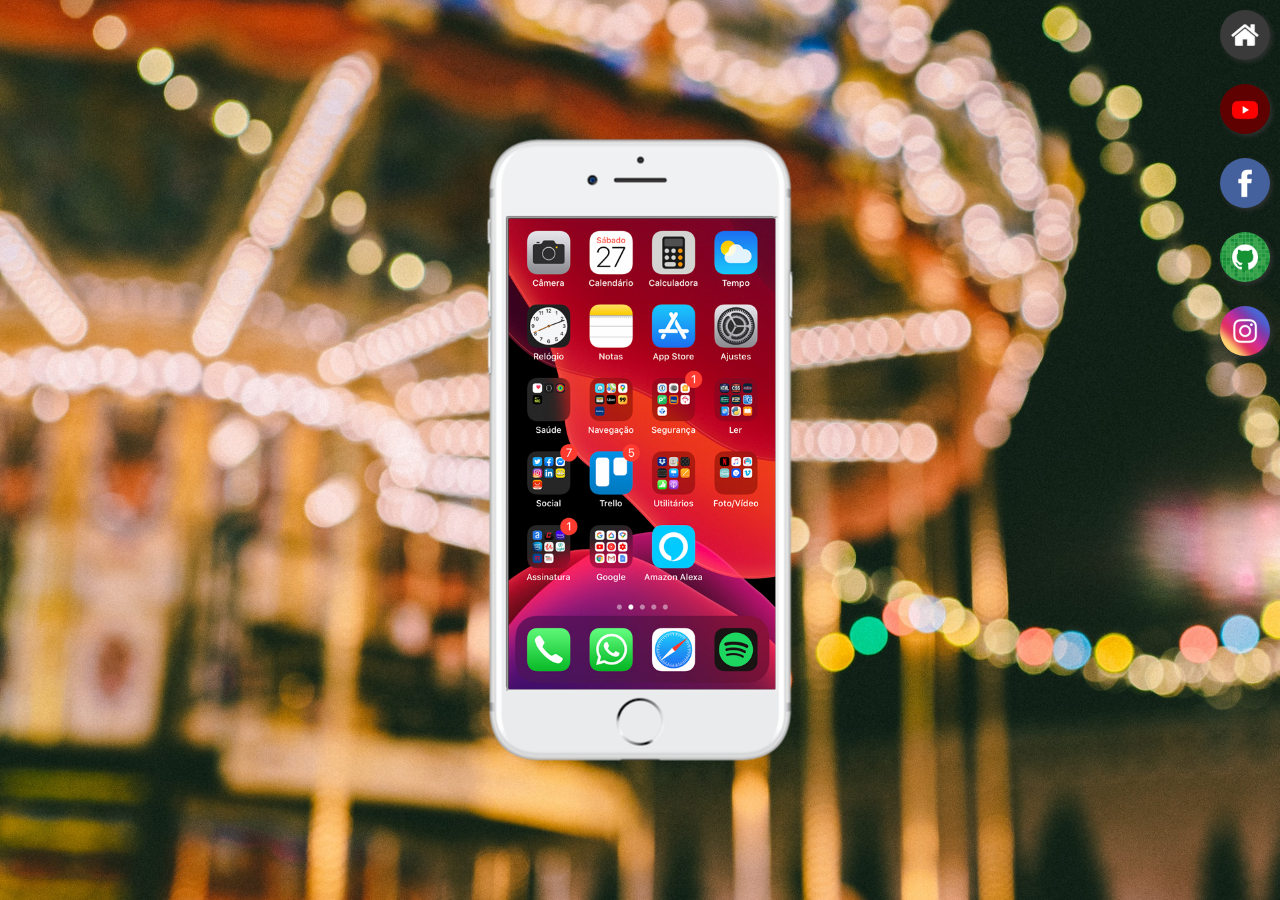
<file: index.html>
<!DOCTYPE html>
<html lang="pt-br">
<head>
    <meta charset="UTF-8">
    <meta http-equiv="X-UA-Compatible" content="IE=edge">
    <meta name="viewport" content="width=device-width, initial-scale=1.0">
    <link rel="shortcut icon" href="desafio13/favicon.ico" type="image/x-icon">
    <link rel="stylesheet" href="estilos/style.css">
    <title>Redes Sociais</title>
</head>
<body>
    <main>
<section id="telefone">
    <iframe src="home.html" name="tela" id="tela">
        Seu navegador não é compativel com :C
    </iframe>
</section>
<!-- os br's deixa um em baixo do outro-->
<section id="redes-sociais">
    <a href="home.html" target="tela"><img src="desafio13/imagens/logo-home.jpg" alt="Home"></a> <br>
    <a href="youtube.html" target="tela"> <img src="desafio13/imagens/logo-youtube.jpg" alt="Youtube"></a> <br>
    <a href="facebook.html" target="tela"><img src="desafio13/imagens/logo-facebook.jpg" alt="Facebook"></a> <br>
    <a href="github.html" target="tela"><img src="desafio13/imagens/logo-github.jpg" alt="Github"></a> <br>
    <a href="instagram.html" target="tela"><img src="desafio13/imagens/logo-instagram.jpg" alt="Instagram"></a>
    

</section>
    </main>
    
</body>
</html>
</file>
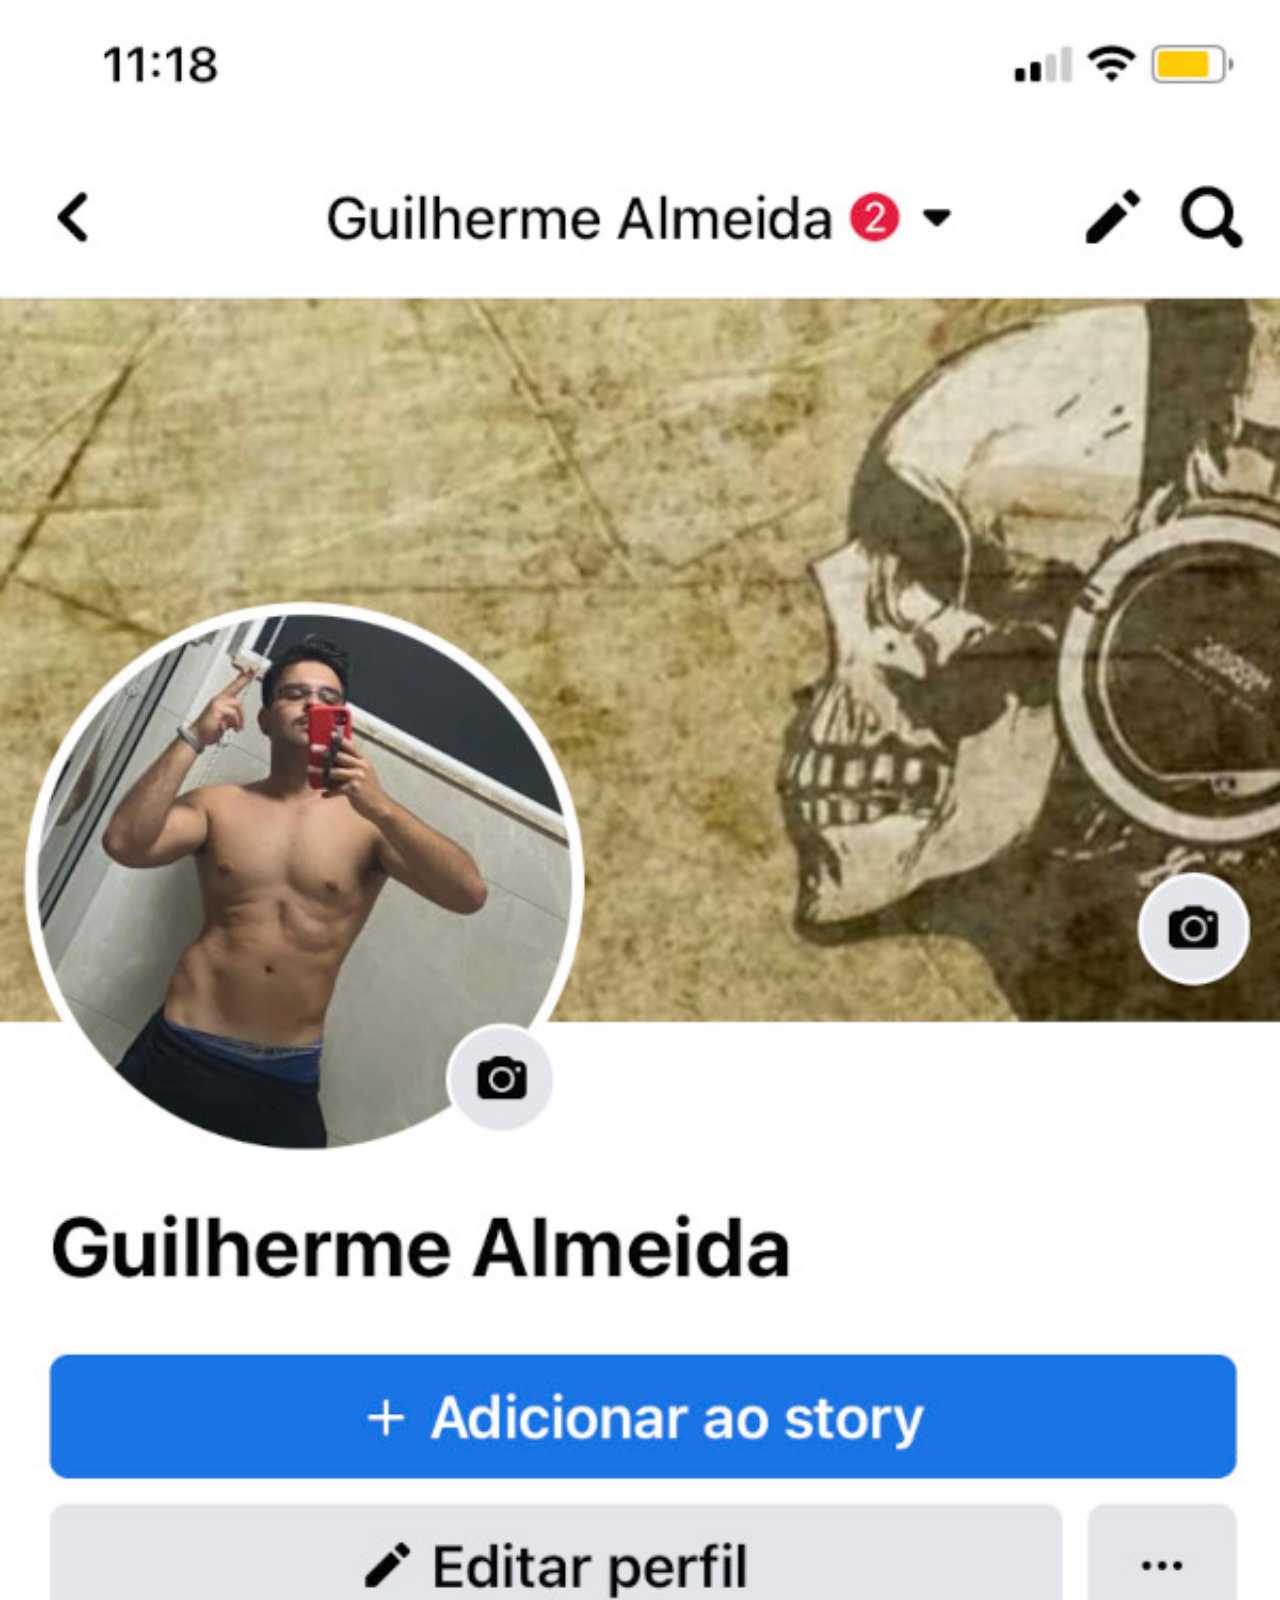
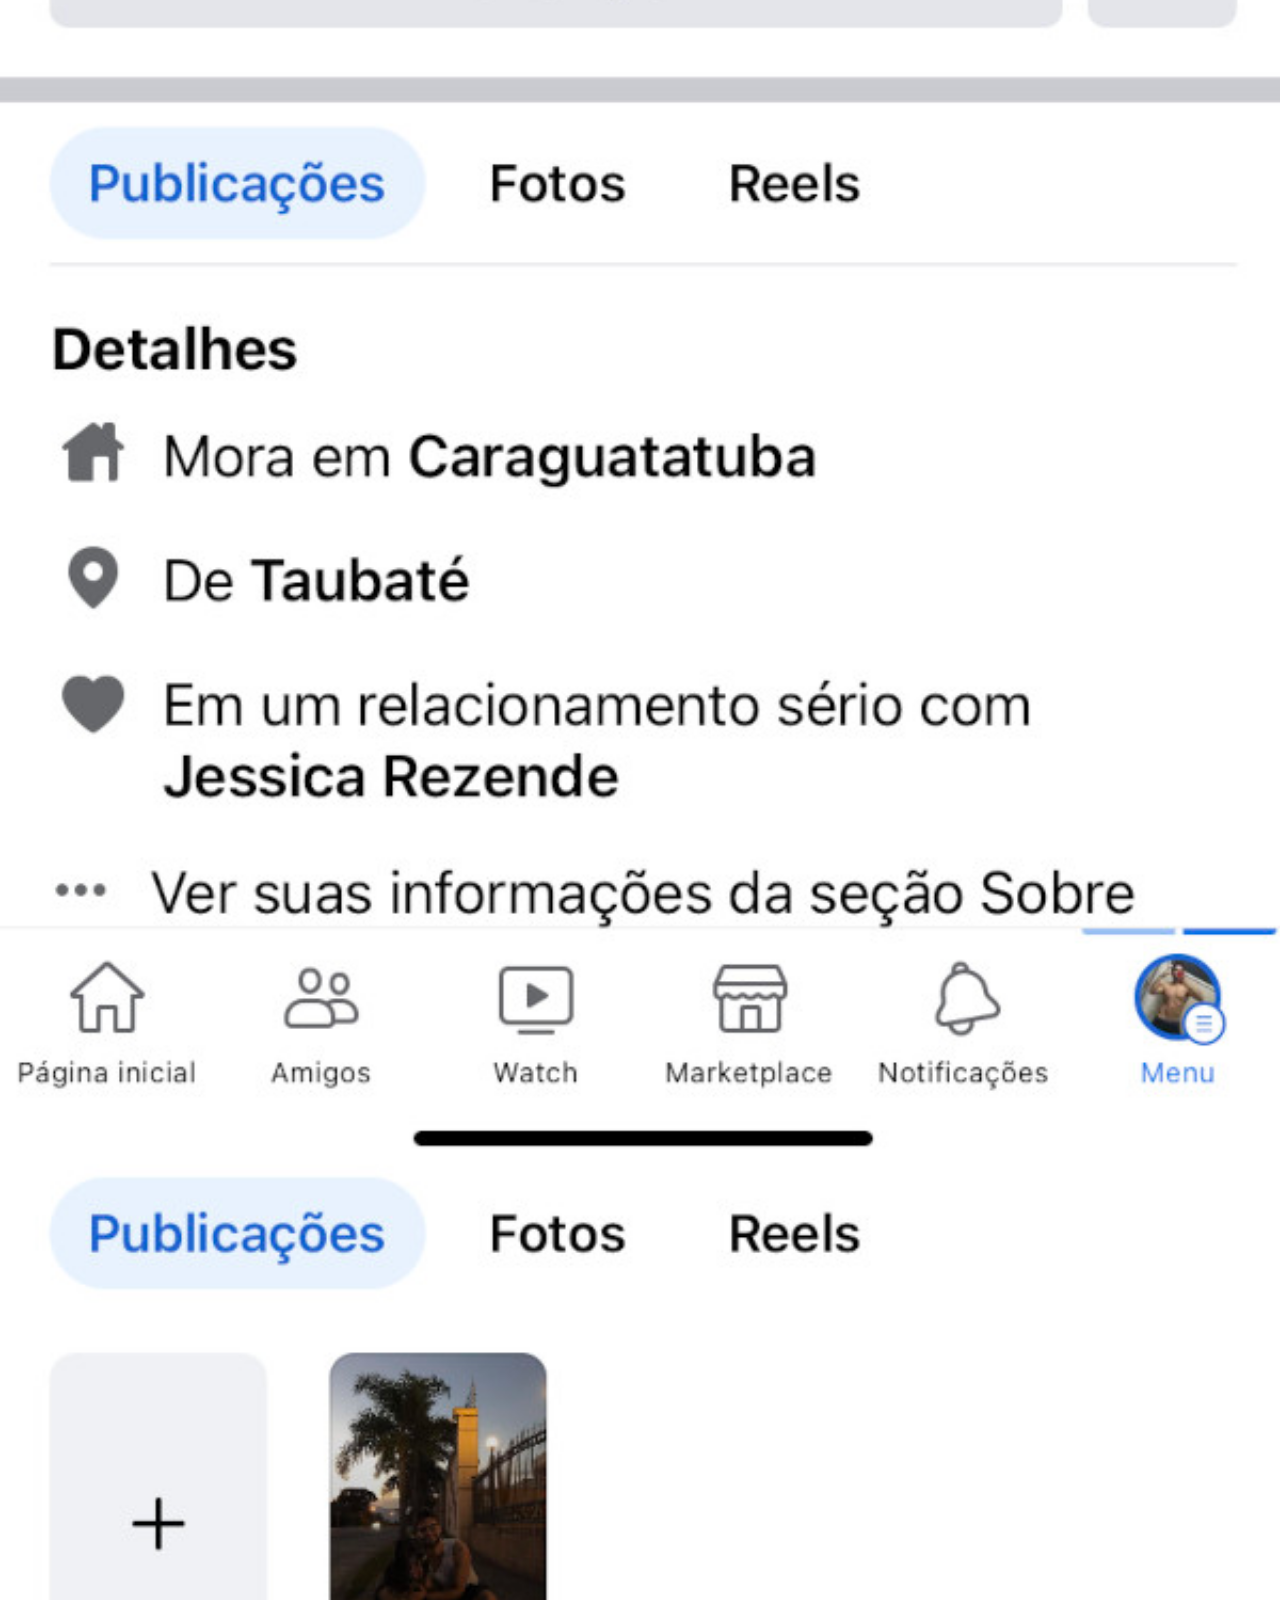
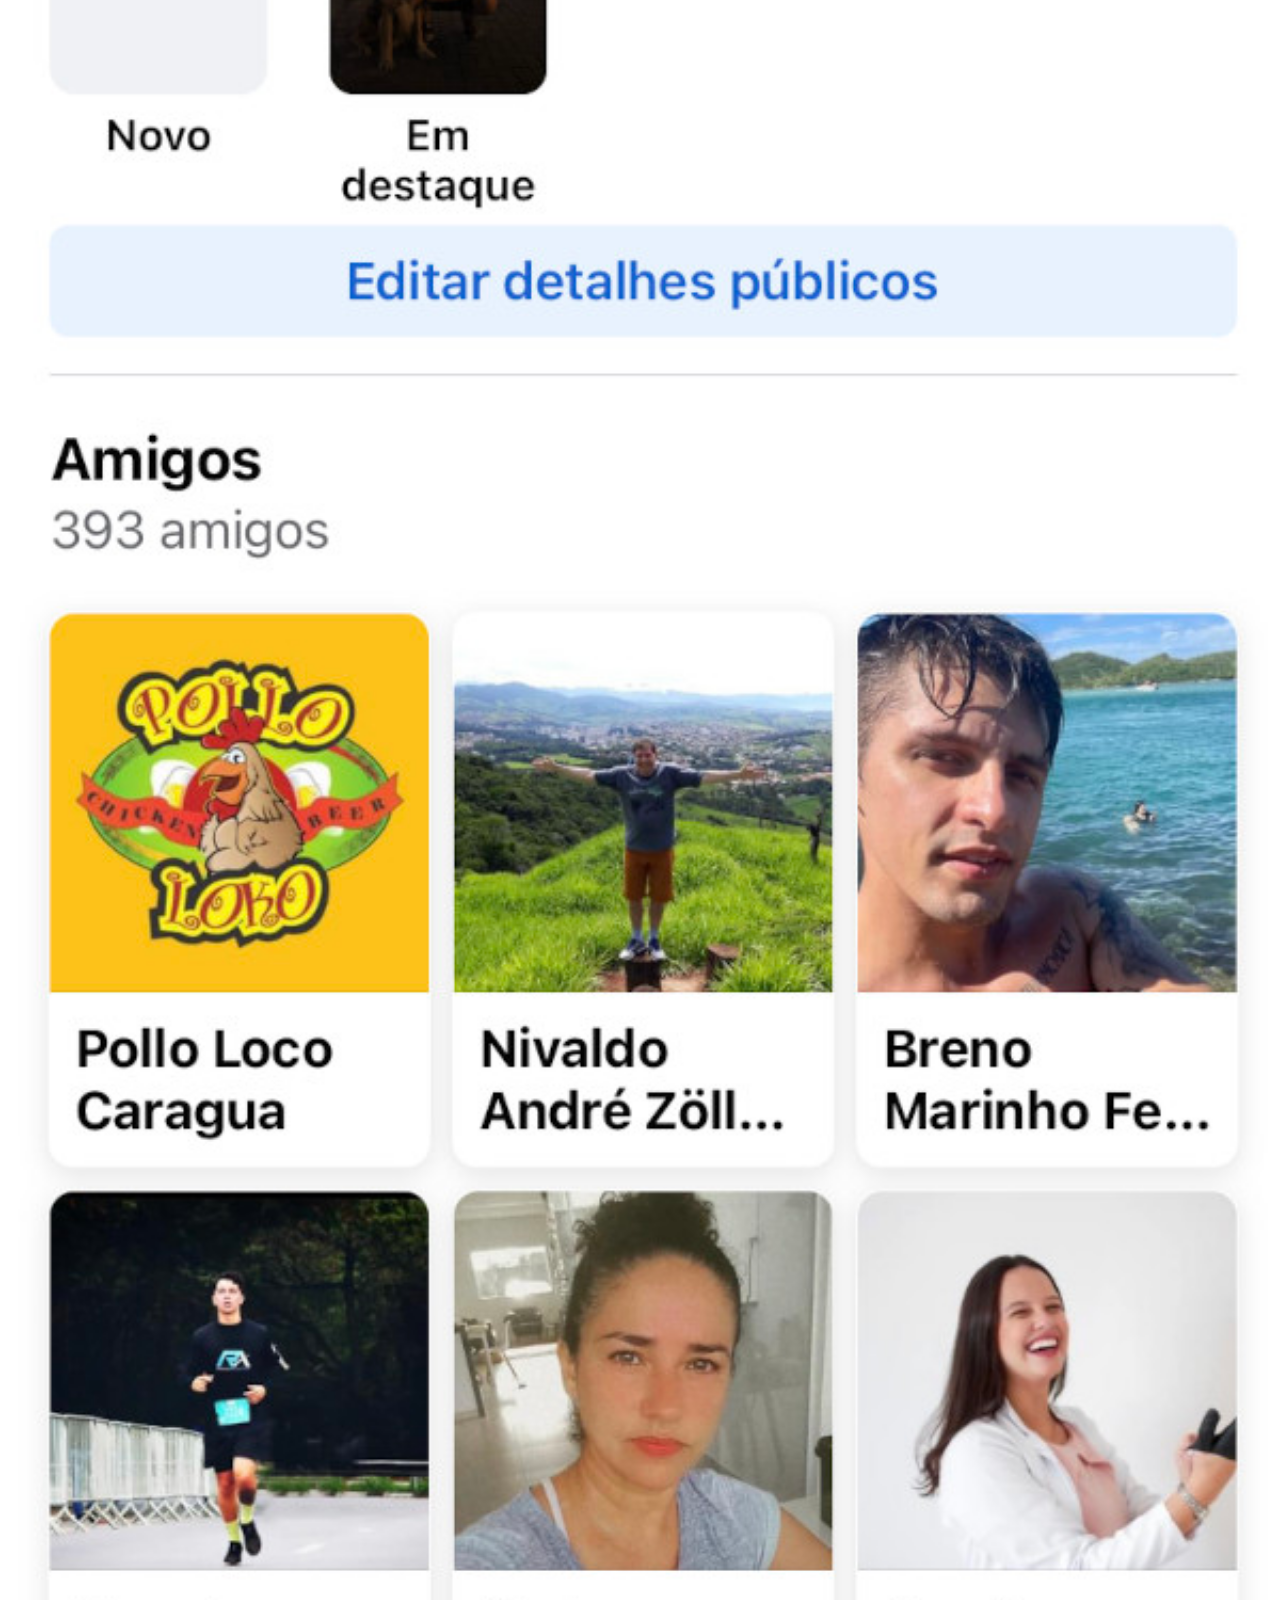
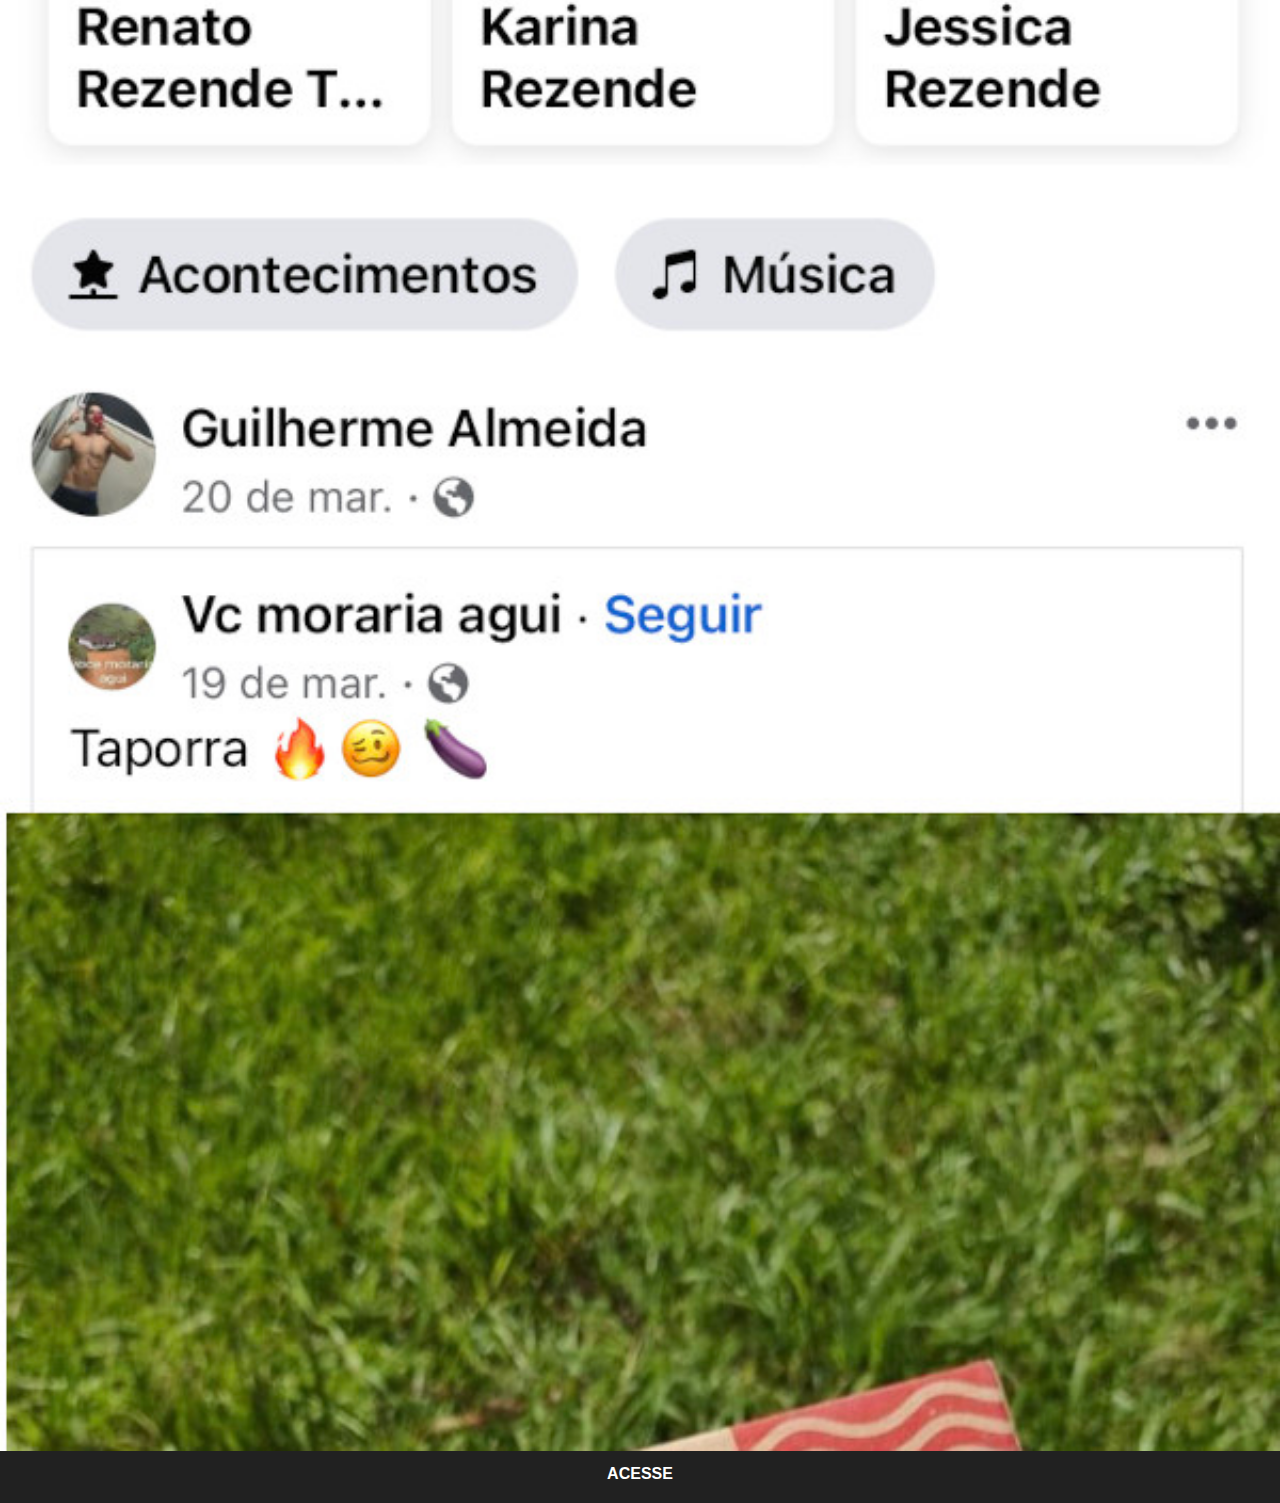
<file: facebook.html>
<!DOCTYPE html>
<html lang="pt-br">
<head>
    <meta charset="UTF-8">
    <meta http-equiv="X-UA-Compatible" content="IE=edge">
    <meta name="viewport" content="width=device-width, initial-scale=1.0">
    <link rel="stylesheet" href="estilos/social.css">
    <title>Facebook</title>
</head>
<body>
    <img src="imagens/facebooks.jpg" alt="facebook">
    <a href="https://pt-br.facebook.com/" target="_blank">ACESSE</a>
    
</body>
</html>
</file>
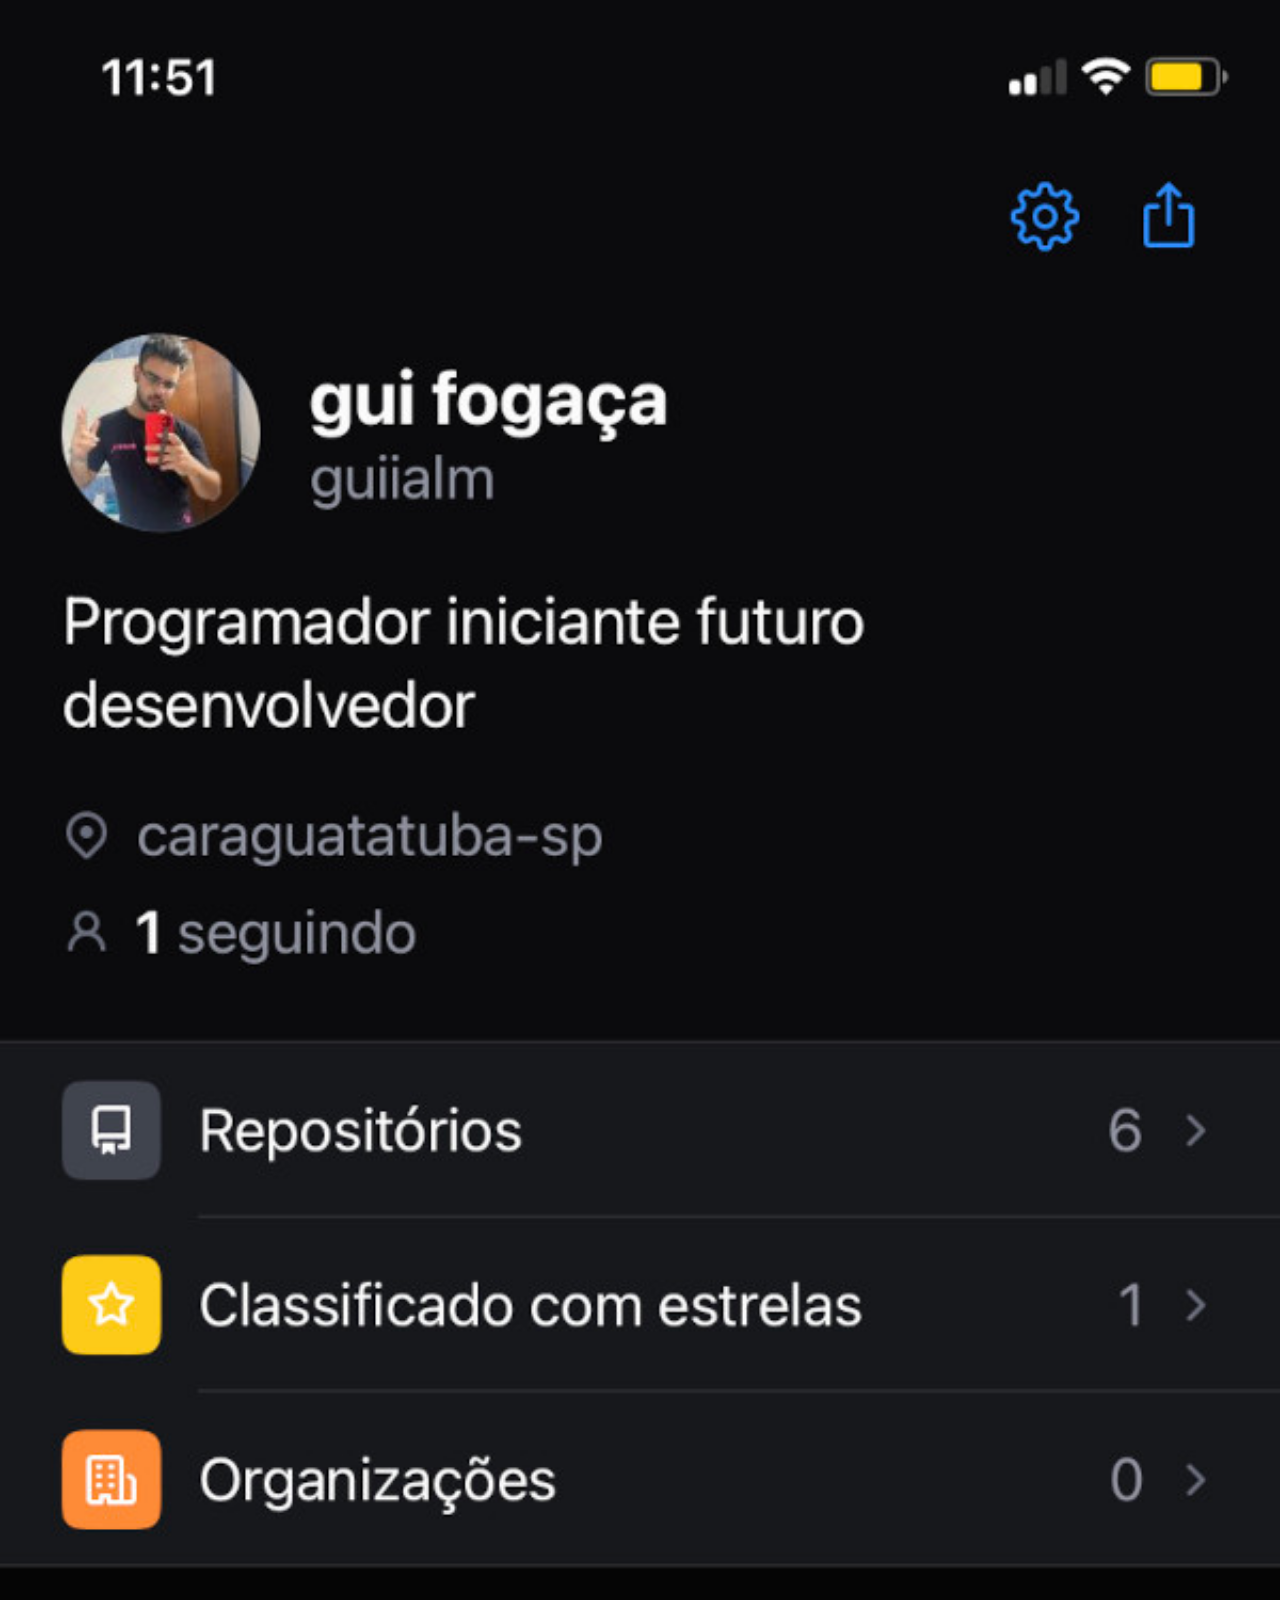
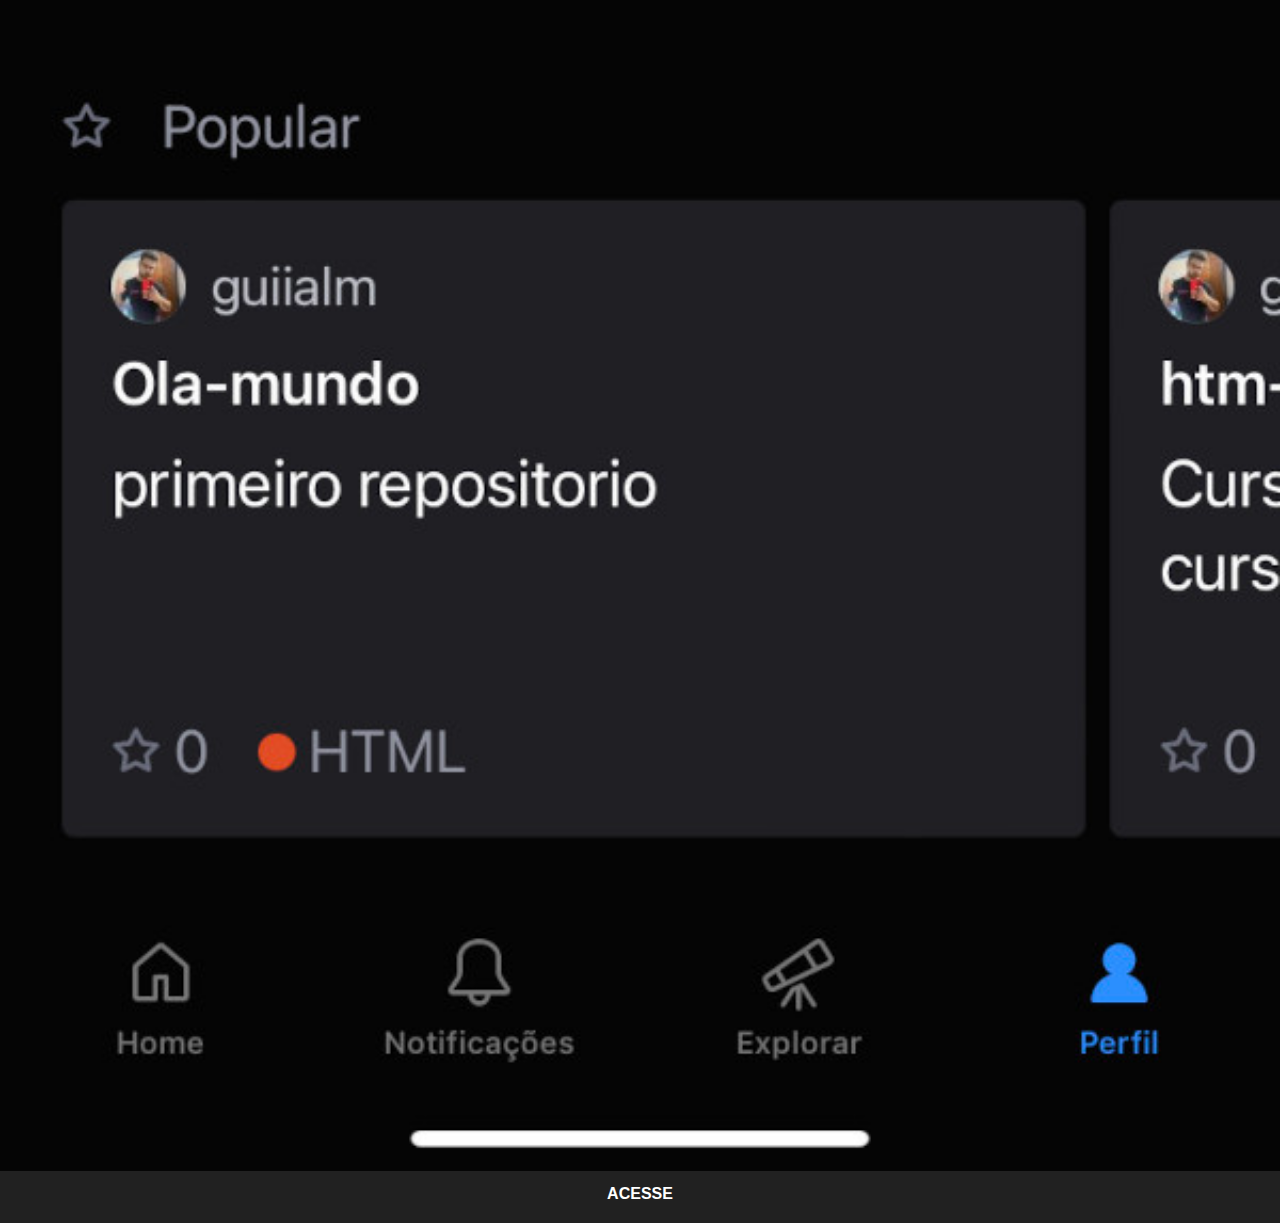
<file: github.html>
<!DOCTYPE html>
<html lang="pt-br">
<head>
    <meta charset="UTF-8">
    <meta http-equiv="X-UA-Compatible" content="IE=edge">
    <meta name="viewport" content="width=device-width, initial-scale=1.0">
    <link rel="stylesheet" href="estilos/social.css">
    <title>Github</title>
</head>
<body>
    <img src="imagens/git.jpeg" alt="Github">
    <a href="https://github.com/guiialm" target="_blank">ACESSE</a>
</body>
</html>
</file>
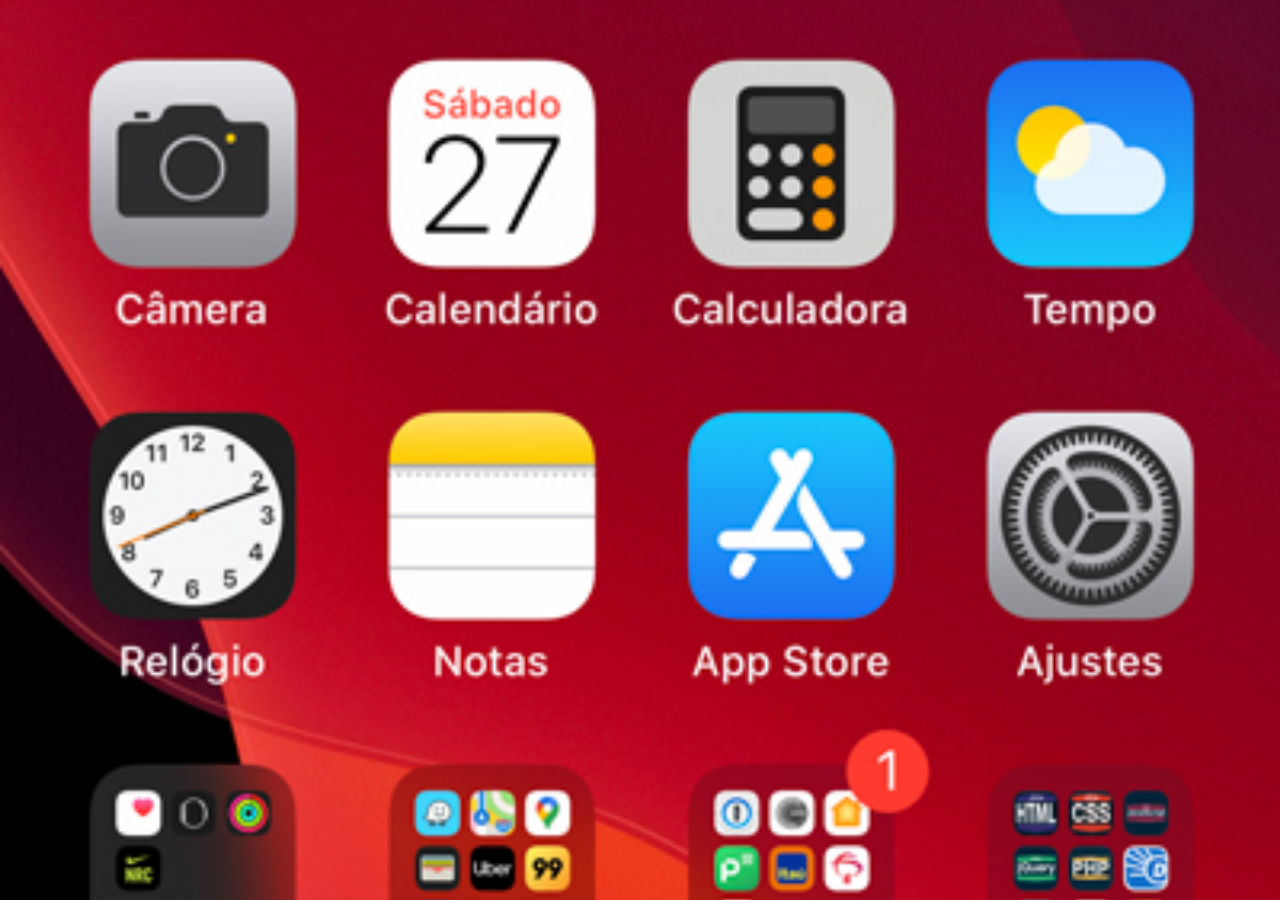
<file: home.html>
<!DOCTYPE html>
<html lang="pt-br">
<head>
    <meta charset="UTF-8">
    <meta http-equiv="X-UA-Compatible" content="IE=edge">
    <meta name="viewport" content="width=device-width, initial-scale=1.0">
    <title>Home</title>
</head>
<style>
    * {
        margin: 0px;
        padding: 0px;
    }
    /* COLOCAR O COVER PARA A IMAGEM NO RADINHO FICA FULL*/
    body{
        width: 100vw;
        height: 100vh;
        background:black url('desafio13/imagens/tela-home.jpg')no-repeat top center;
        background-size: cover;
    }
</style>
<body>
    
</body>
</html>
</file>
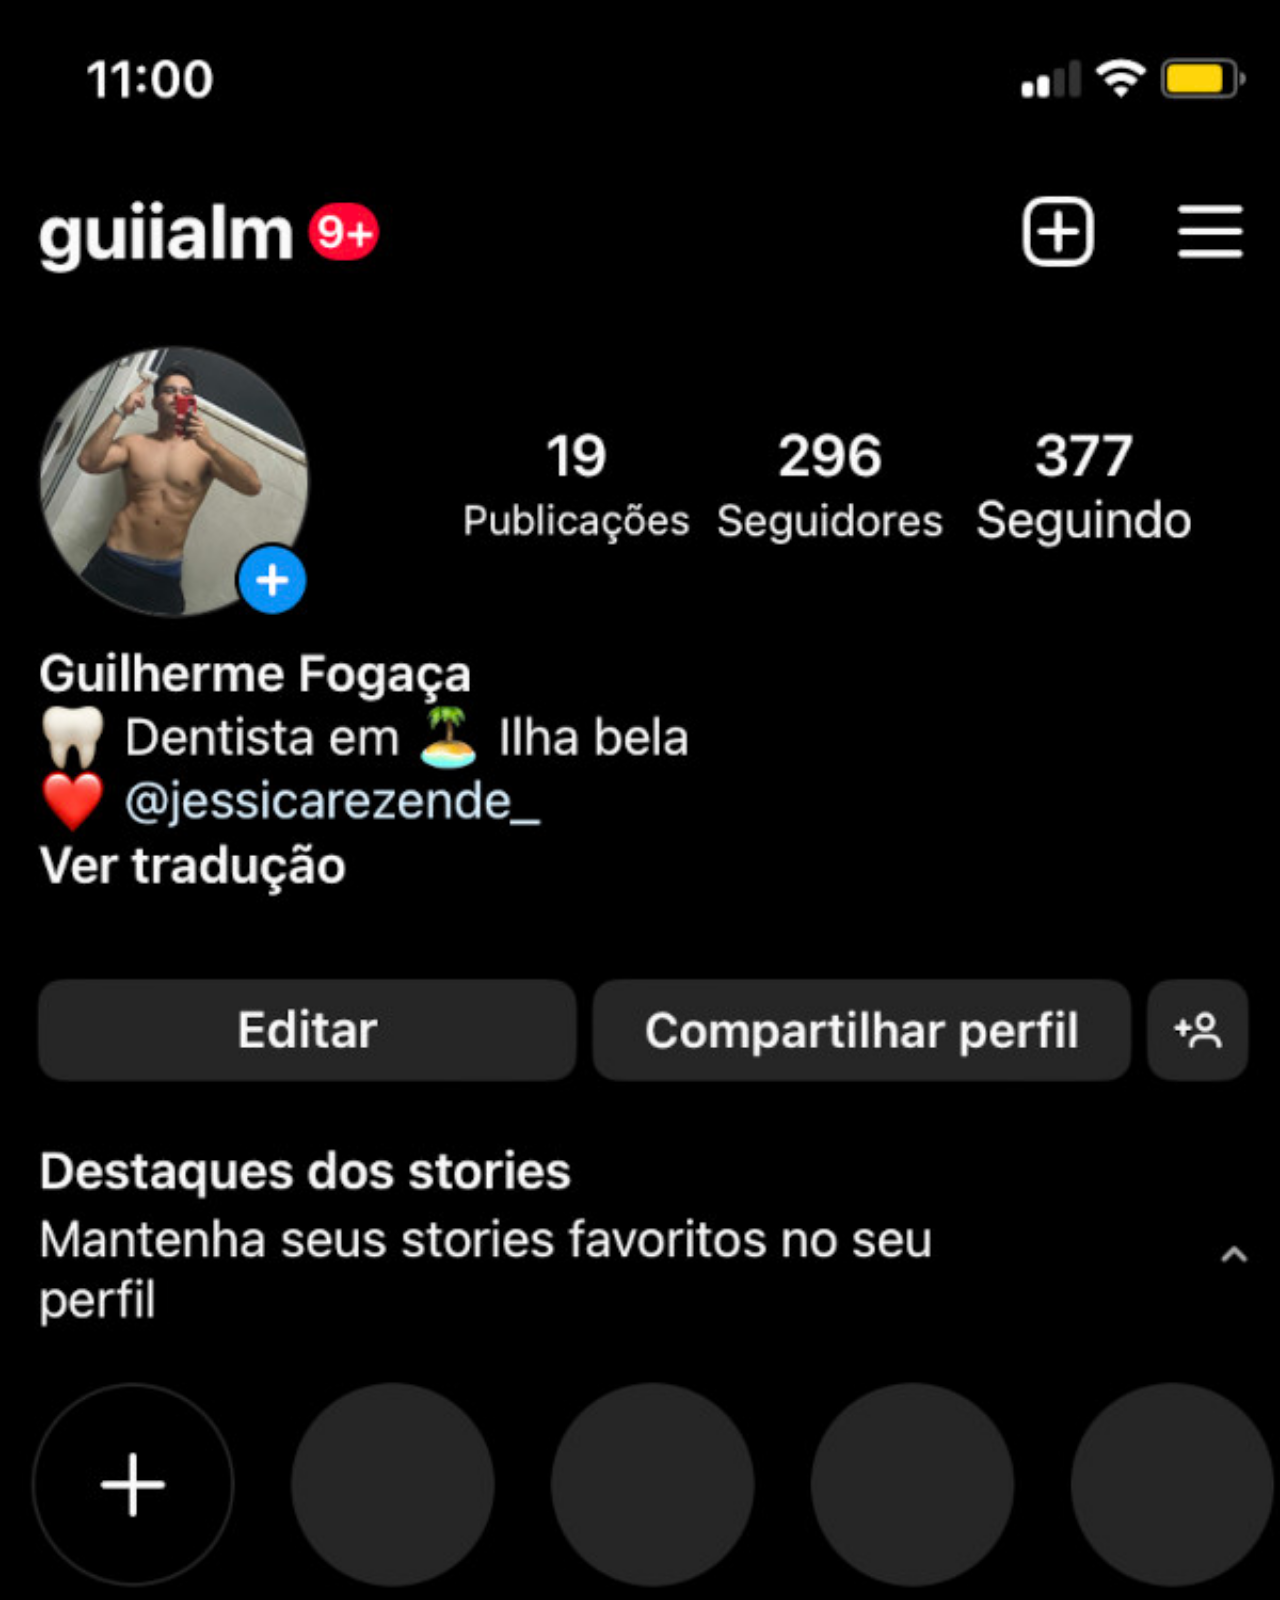
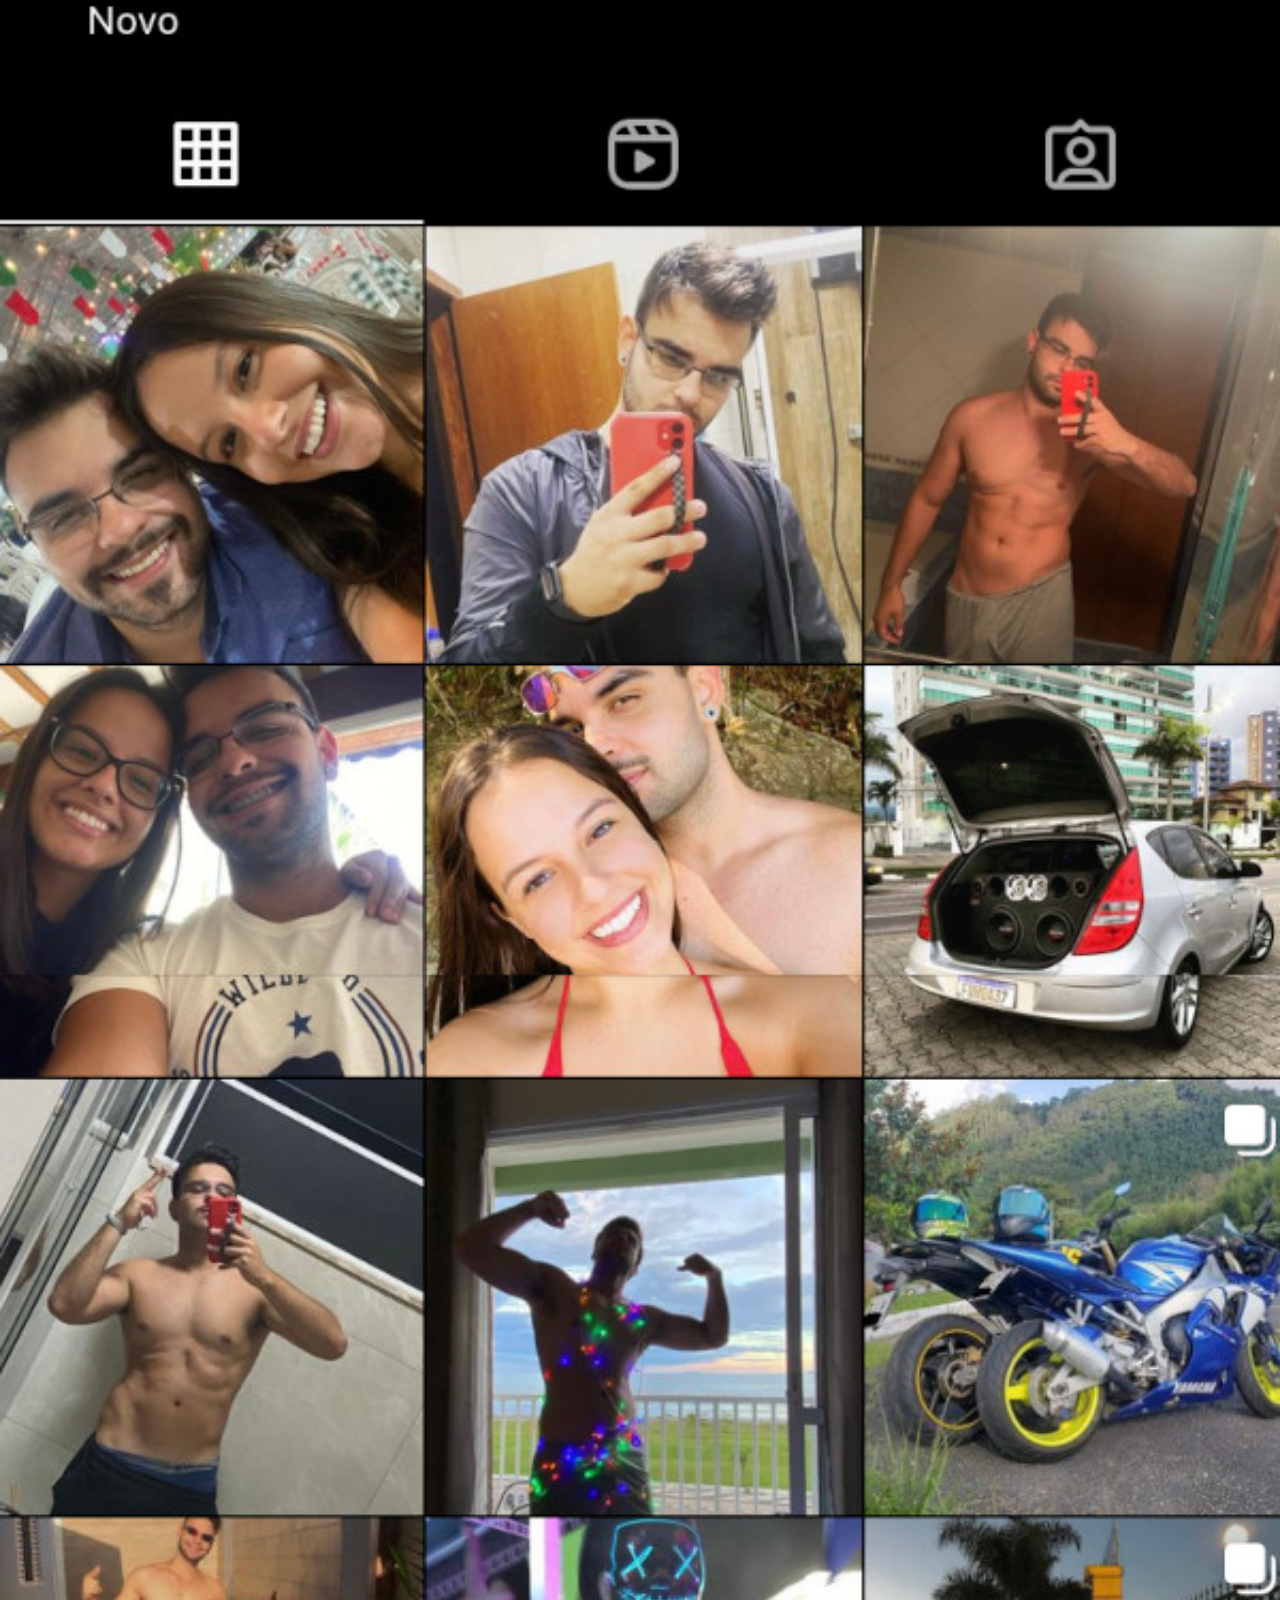
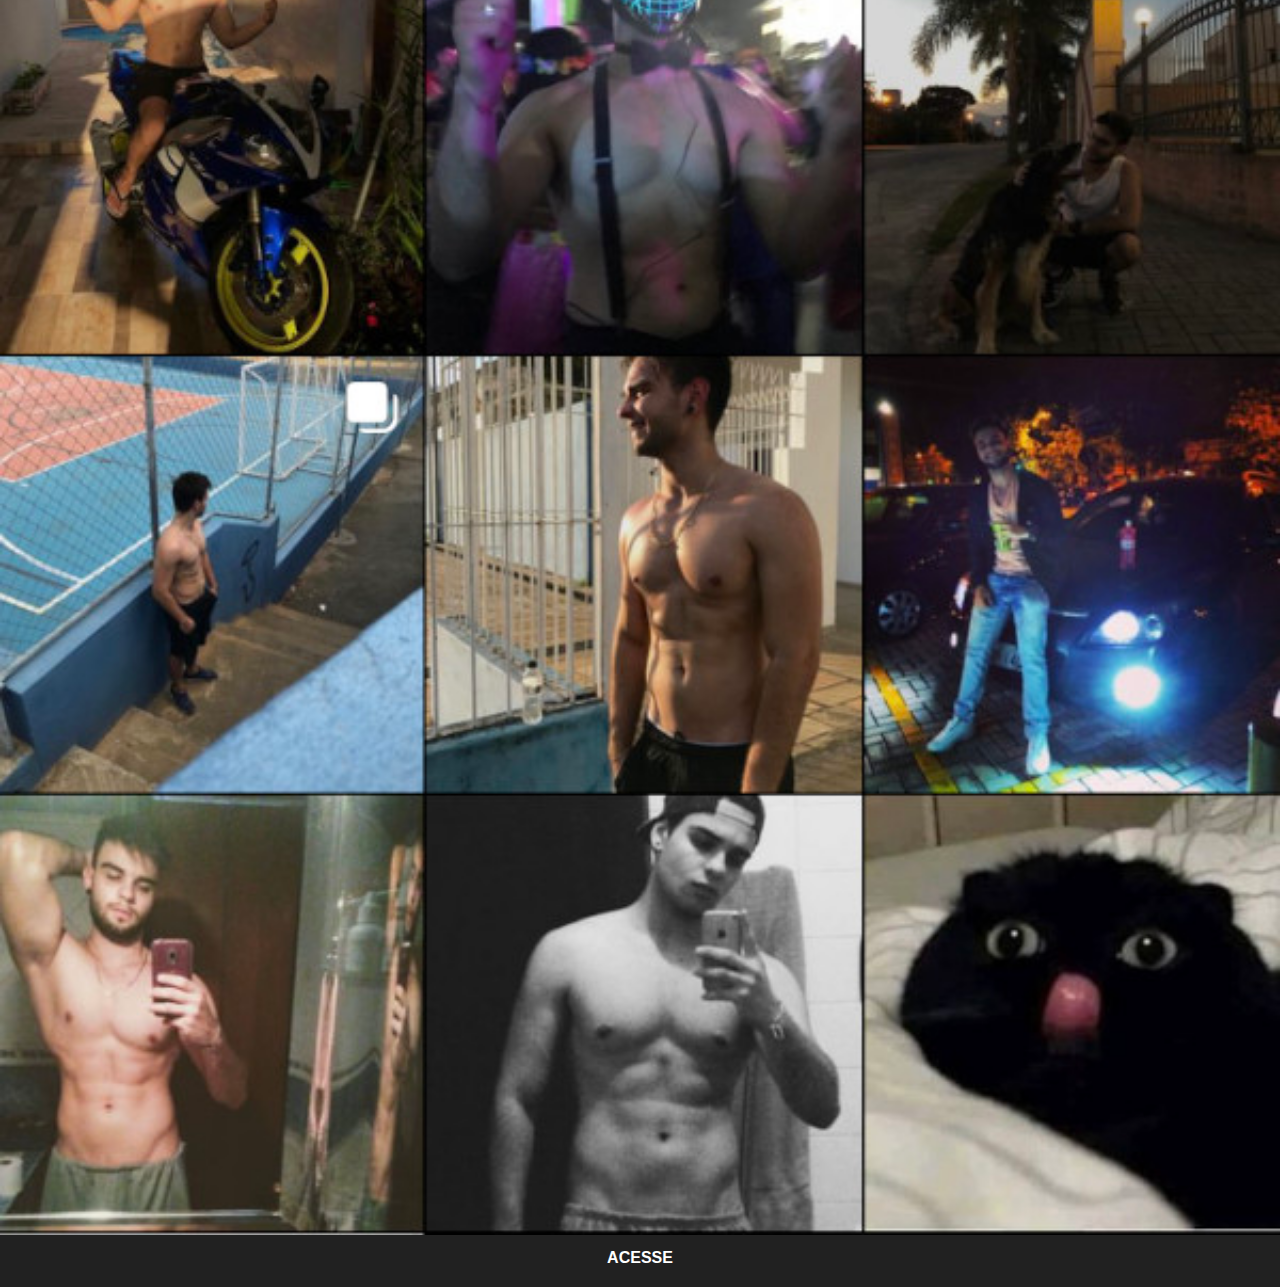
<file: instagram.html>
<!DOCTYPE html>
<html lang="pt-br">
<head>
    <meta charset="UTF-8">
    <meta http-equiv="X-UA-Compatible" content="IE=edge">
    <meta name="viewport" content="width=device-width, initial-scale=1.0">
    <link rel="stylesheet" href="estilos/social.css">
    <title>instagram</title>
</head>
<body>
    <img src="imagens/instagraam.jpg" alt="Instagram">
    <a href="https://www.instagram.com/" target="_blank">ACESSE</a>
    
</body>
</html>
</file>
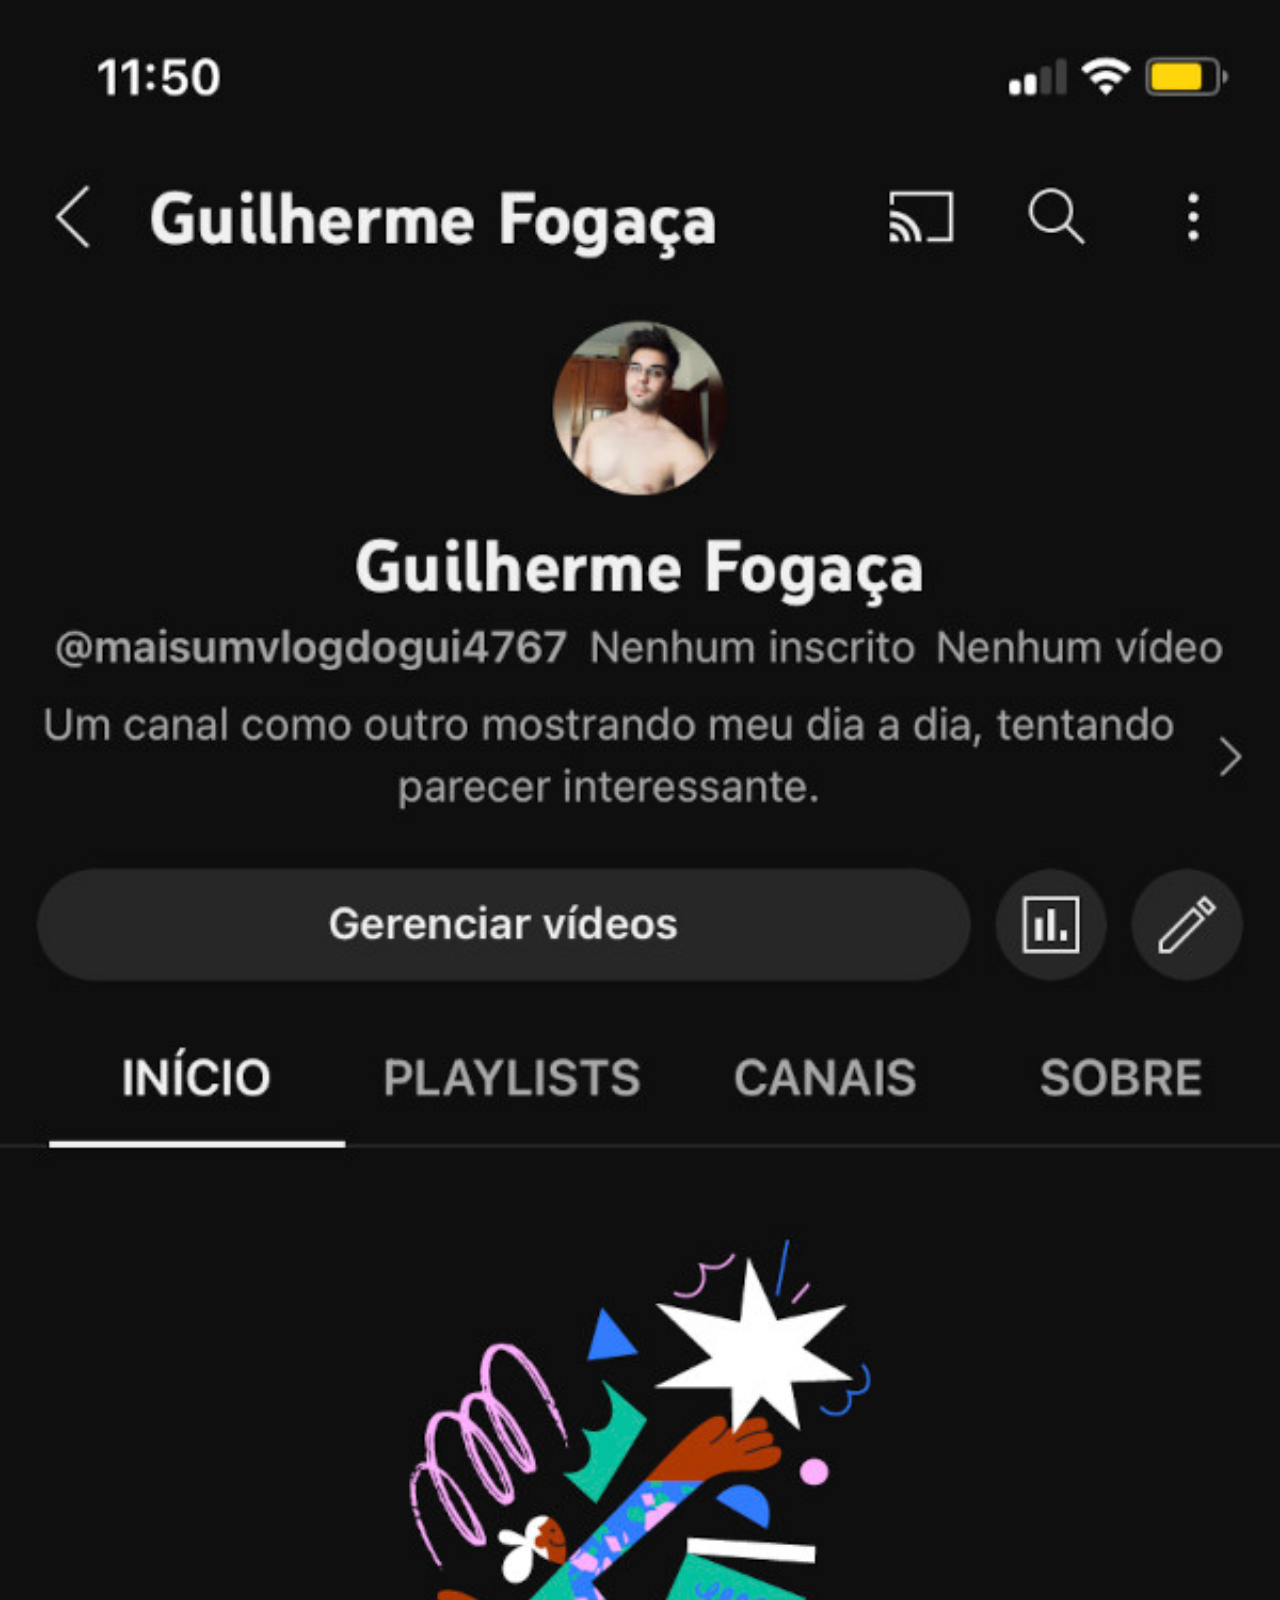
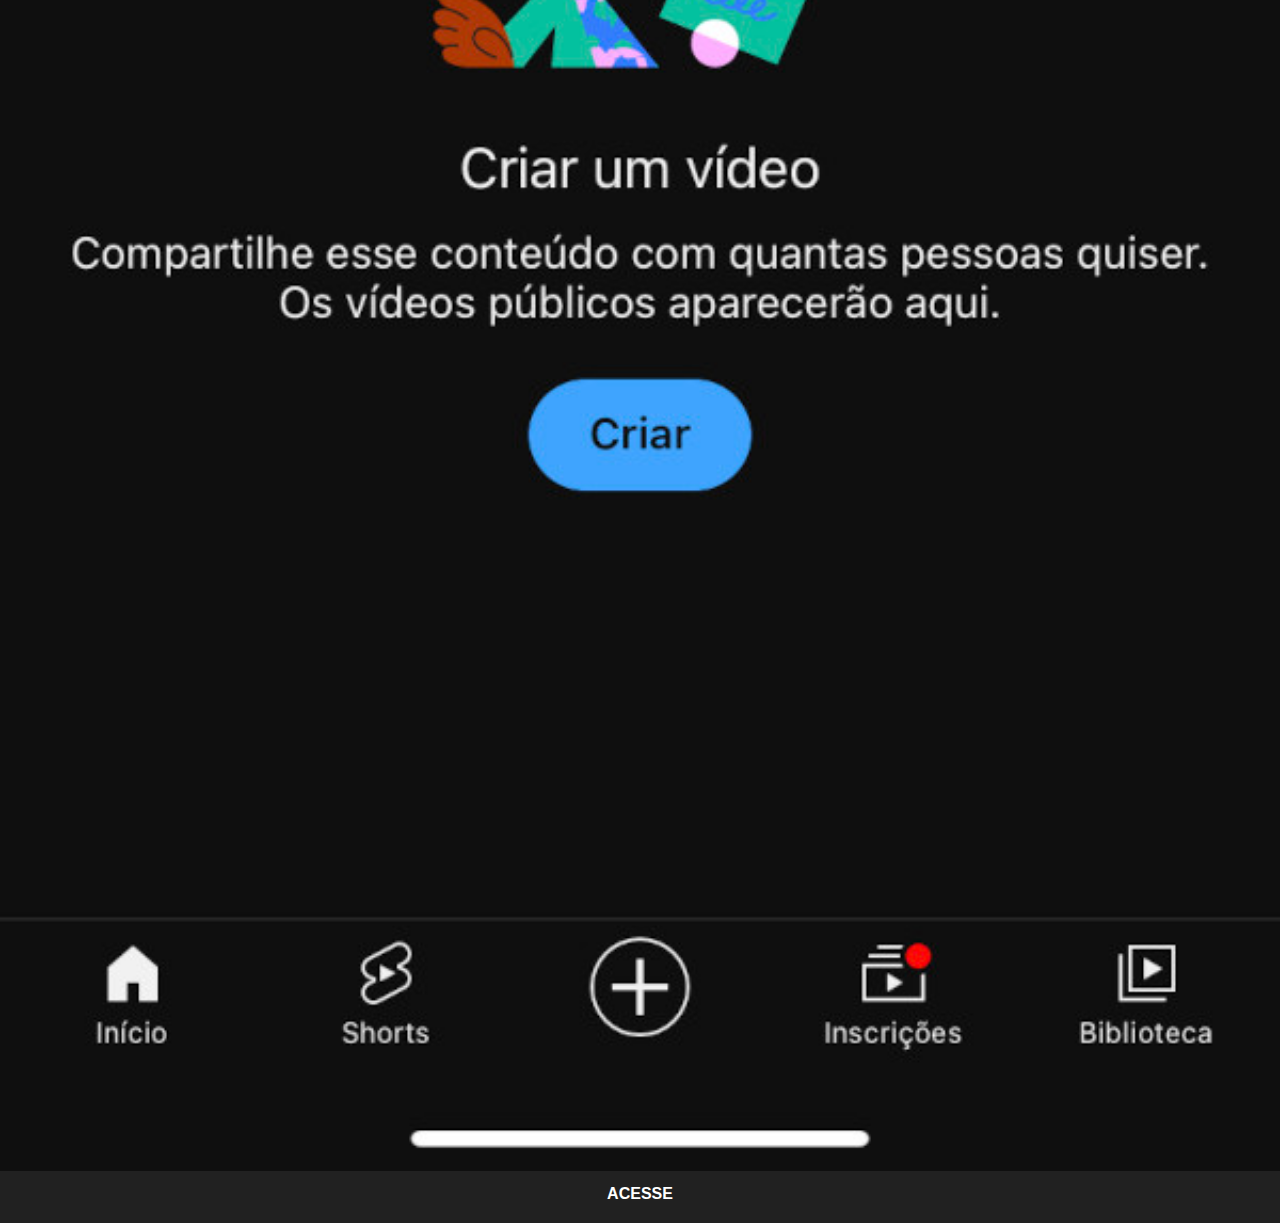
<file: youtube.html>
<!DOCTYPE html>
<html lang="pt-br">
<head>
    <meta charset="UTF-8">
    <meta http-equiv="X-UA-Compatible" content="IE=edge">
    <meta name="viewport" content="width=device-width, initial-scale=1.0">
    <link rel="stylesheet" href="estilos/social.css">
    <title>youtube</title>
</head>
<body>
    <img src="imagens/youtube.jpeg" alt="youtube">
    <a href="https://www.youtube.com/?hl=pt&gl=BR" target="_blank">ACESSE</a>
</body>
</html>
</file>
<file: estilos/style.css>
@charset "UTF-8";

/* SEMPRE COMEÇAR COM ESSA CONFIGURAÇAO GLOBAL */
* {
    margin: 0px;
    padding: 0px;
    font-family: Arial, Helvetica, sans-serif;
}
html, body{
    height: 100vh; /* E COM "H"*/
    width: 100vw;  /* E COM "W"*/
    background-color: black;
}
body{
    background: url(../desafio13/imagens/otofundo.jpg)no-repeat center center;
    background-size: cover;
    background-attachment: fixed;
    
}
main{
    position: relative;
    height: 100vh;
}
    /* ~ TELEFONE ~ */

/* POSITION~TRANSFORM DEIXA A IMAGEM NO MEIO DA TELA */
section#telefone{
    position: absolute;
    top: 50%;
    left: 50%;
    transform: translate(-50%, -50%); /* USAR ISSO PARA DEIXAR NO MEIO */

    height: 627px;
    width: 311px;
    
    background:url('../desafio13/imagens/frame-iphone.png')no-repeat;
}
iframe#tela{
    position: relative;
    top: 80px;
    left: 22px;
    width: 267px;
    height: 471px;
}
section#redes-sociais{
    text-align: right;
}
section#redes-sociais img{
    width: 50px;
    margin: 10px;
    border-radius: 50%;
    box-shadow: 2px 2px 5px rgb(51, 51, 51);
    box-sizing: border-box; /* ESSE COMANDO FAZ COM QUE OS ICONES NÃO MEXAM COM O MOUSE EM CIMA */
}
section#redes-sociais img:hover{
    border: 2px solid rgba(255, 255, 255, 0.37);
    transform: translate(2px, 2px);
    box-shadow: 5px 5px 10px black;
    transition-duration: .3s;
    transform-box: border-box .5s;
}
</file>
<file: estilos/social.css>
@charset "UTF-8";


*{
    margin: 0px;
    padding: 0px;
    font-family: Arial, Helvetica, sans-serif;
}
/* ESCONDER A BARRA DE ROLAGEM*/
::-webkit-scrollbar{
    width: 0px;
    height: 0px;
}

img{
    width: 100vw;
}
a{
    margin-top: -10px;
    display: block;
    background-color: #212121;
    color: white;
    padding: 20px;
    text-align: center;
    font-weight: bolder;
    text-decoration: none;
    
}
</file>
